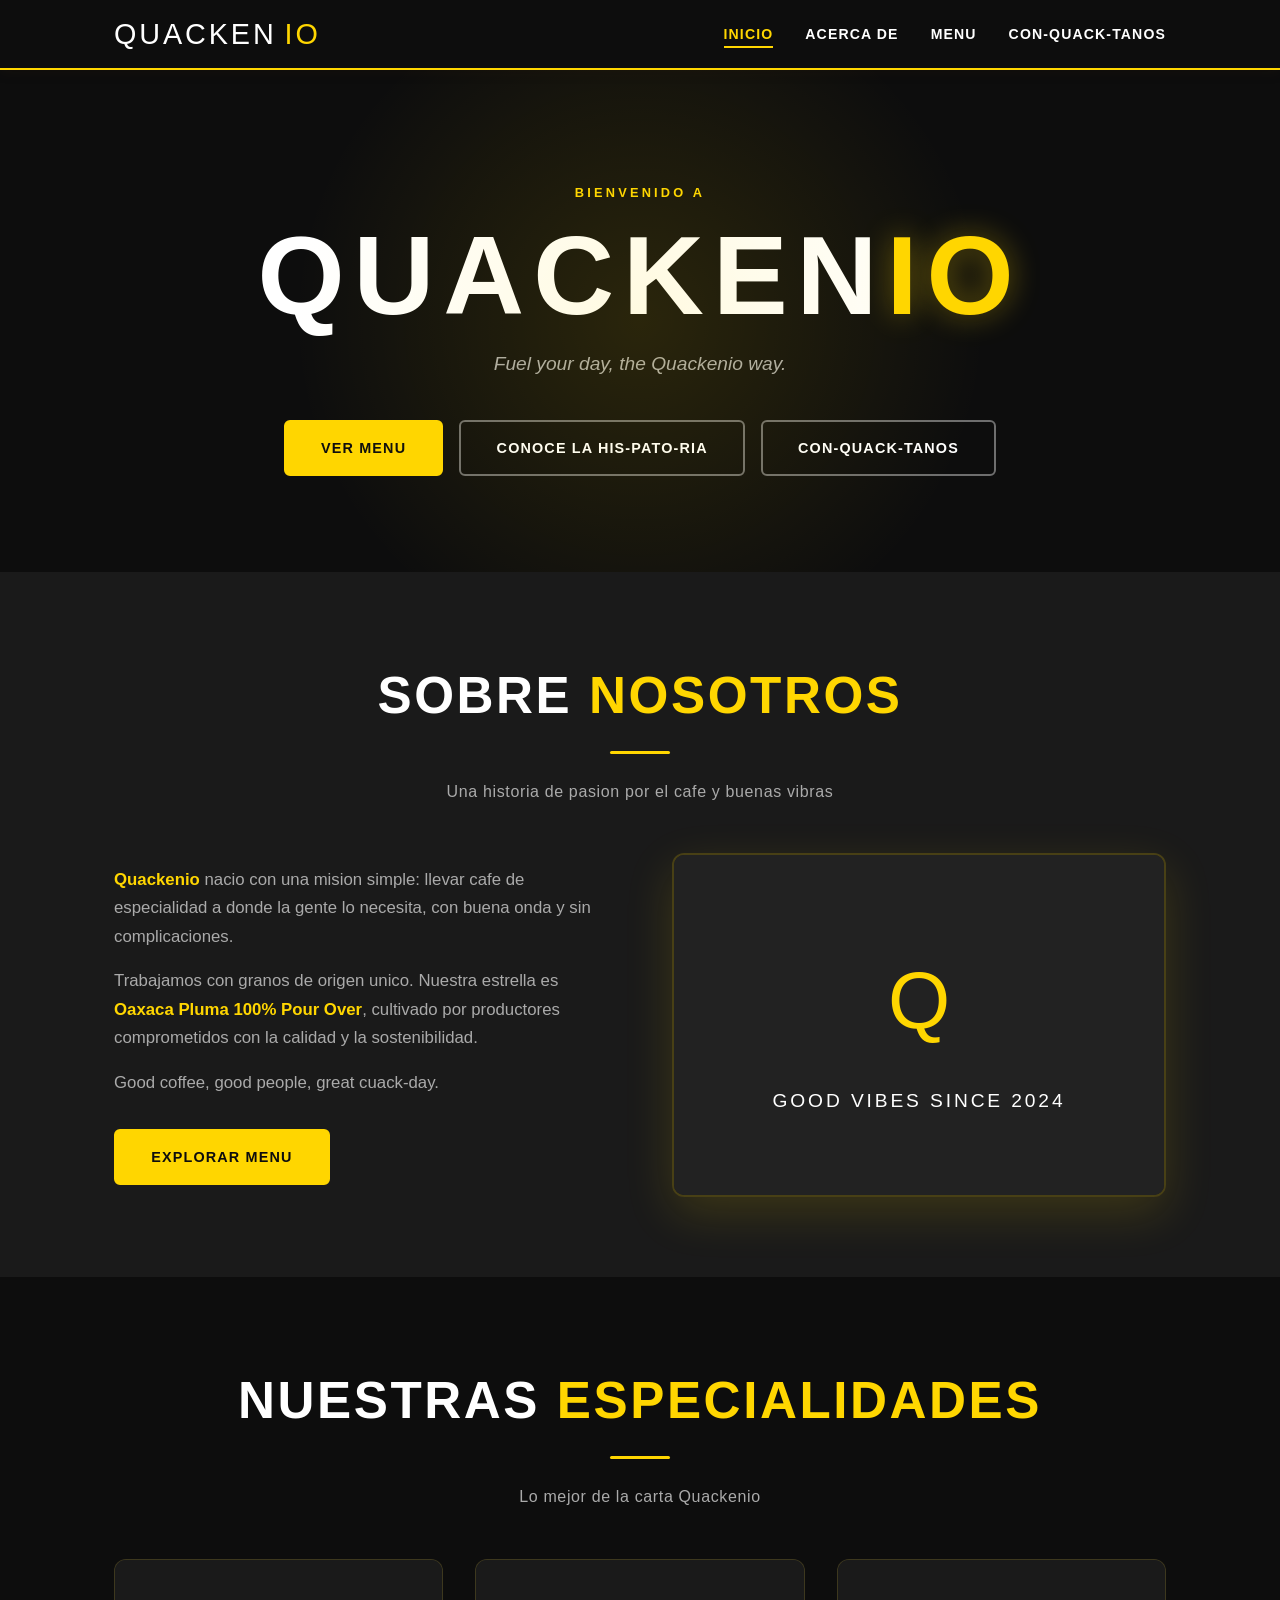
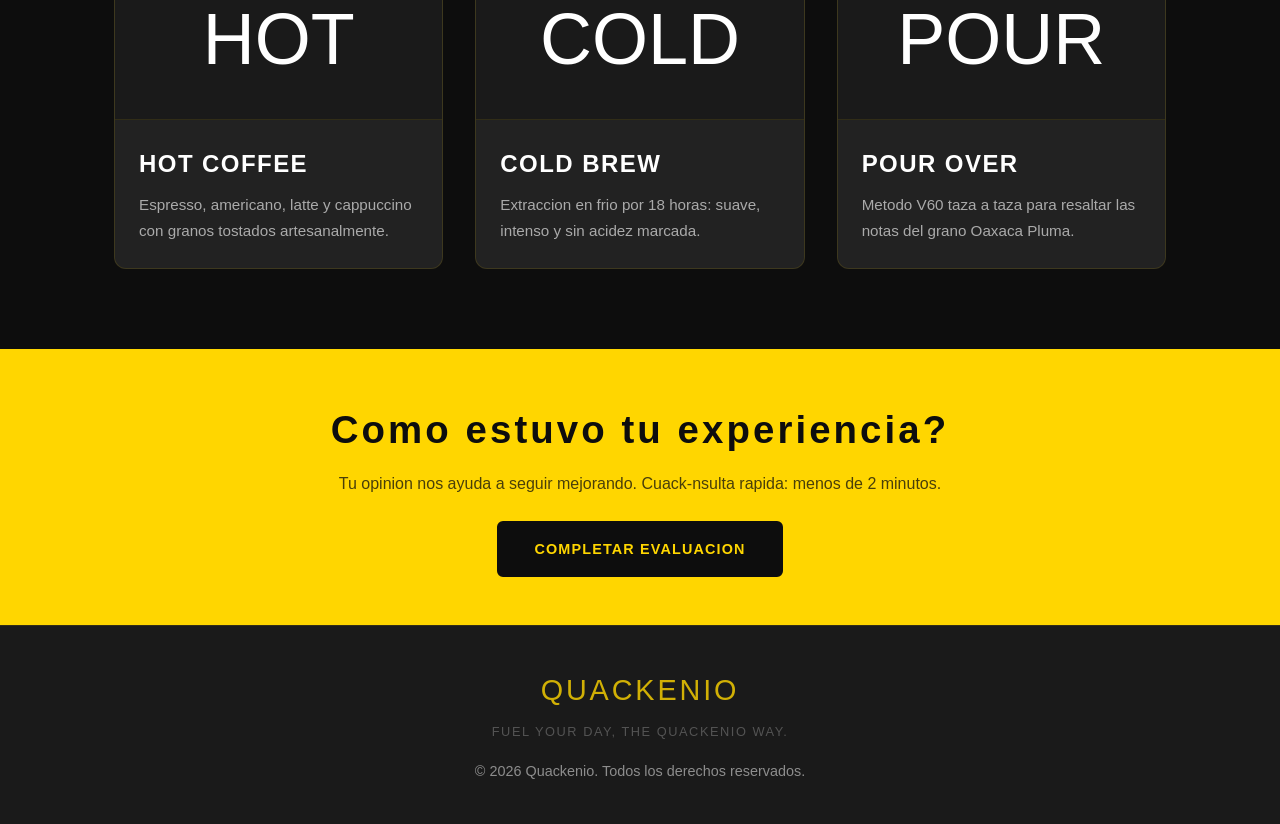
<file: index.html>
﻿<!DOCTYPE html>
<html lang="es">
<head>
  <meta charset="UTF-8" />
  <meta name="viewport" content="width=device-width, initial-scale=1.0" />
  <meta name="description" content="Quackenio - Fuel your day, the Quackenio way. Cafe de especialidad, Cold Brew y Pour Over." />
  <title>Quackenio | Inicio</title>
  <link rel="stylesheet" href="styles.css" />
  <style>
    .reveal { opacity: 0; transform: translateY(24px); transition: opacity 0.55s ease, transform 0.55s ease; }
    .reveal.revealed { opacity: 1; transform: translateY(0); }
  </style>
</head>
<body>
  <nav class="navbar" role="navigation" aria-label="Navegacion principal">
    <div class="container">
      <a href="index.html" class="navbar-brand">QUACKEN<span>IO</span></a>
      <button class="hamburger" aria-label="Abrir menu" aria-expanded="false">
        <span></span><span></span><span></span>
      </button>
      <ul class="nav-links">
        <li><a href="index.html">Inicio</a></li>
        <li><a href="about.html">Acerca de</a></li>
        <li><a href="menu.html">Menu</a></li>
        <li><a href="contact.html">Con-quack-tanos</a></li>
      </ul>
    </div>
  </nav>

  <header class="hero">
    <p class="hero-eyebrow">Bienvenido a</p>
    <h1>QUACKEN<em>IO</em></h1>
    <p class="hero-tagline">Fuel your day, the Quackenio way.</p>
    <div style="display:flex; gap:1rem; justify-content:center; flex-wrap:wrap;">
      <a href="menu.html" class="btn btn-primary">Ver Menu</a>
      <a href="about.html" class="btn btn-outline">Conoce la his-pato-ria</a>
      <a href="contact.html" class="btn btn-outline">Con-quack-tanos</a>
    </div>
  </header>

  <main>
    <section class="section about" aria-labelledby="about-title">
      <div class="container">
        <h2 class="section-title" id="about-title">SOBRE <em>NOSOTROS</em></h2>
        <span class="section-divider"></span>
        <p class="section-subtitle">Una historia de pasion por el cafe y buenas vibras</p>

        <div class="about-grid">
          <div class="about-text">
            <p>
              <strong>Quackenio</strong> nacio con una mision simple: llevar cafe de especialidad
              a donde la gente lo necesita, con buena onda y sin complicaciones.
            </p>
            <p>
              Trabajamos con granos de origen unico. Nuestra estrella es
              <strong>Oaxaca Pluma 100% Pour Over</strong>, cultivado por productores
              comprometidos con la calidad y la sostenibilidad.
            </p>
            <p>
              Good coffee, good people, great cuack-day.
            </p>
            <a href="menu.html" class="btn btn-primary" style="margin-top:1rem;">Explorar Menu</a>
          </div>

          <div class="about-image">
            <div class="about-image-placeholder">
              <span>Q</span>
              <p>GOOD VIBES SINCE 2024</p>
            </div>
          </div>
        </div>
      </div>
    </section>

    <section class="section specialties" aria-labelledby="specialties-title">
      <div class="container">
        <h2 class="section-title" id="specialties-title">NUESTRAS <em>ESPECIALIDADES</em></h2>
        <span class="section-divider"></span>
        <p class="section-subtitle">Lo mejor de la carta Quackenio</p>

        <div class="cards-grid">
          <article class="card">
            <div class="card-icon">HOT</div>
            <div class="card-body">
              <h3>HOT COFFEE</h3>
              <p>Espresso, americano, latte y cappuccino con granos tostados artesanalmente.</p>
            </div>
          </article>

          <article class="card">
            <div class="card-icon">COLD</div>
            <div class="card-body">
              <h3>COLD BREW</h3>
              <p>Extraccion en frio por 18 horas: suave, intenso y sin acidez marcada.</p>
            </div>
          </article>

          <article class="card">
            <div class="card-icon">POUR</div>
            <div class="card-body">
              <h3>POUR OVER</h3>
              <p>Metodo V60 taza a taza para resaltar las notas del grano Oaxaca Pluma.</p>
            </div>
          </article>
        </div>
      </div>
    </section>

    <section class="eval-banner" aria-label="Portal de evaluacion">
      <h2>Como estuvo tu experiencia?</h2>
      <p>Tu opinion nos ayuda a seguir mejorando. Cuack-nsulta rapida: menos de 2 minutos.</p>
      <a href="https://forms.cloud.microsoft/r/SLcjeuqy2h" target="_blank" rel="noopener noreferrer" class="btn btn-dark">
        Completar evaluacion
      </a>
    </section>
  </main>

  <footer>
    <p class="footer-brand">QUACKENIO</p>
    <p class="footer-tagline">Fuel your day, the Quackenio way.</p>
    <p>&copy; 2026 Quackenio. Todos los derechos reservados.</p>
  </footer>

  <script src="script.js"></script>
</body>
</html>
</file>
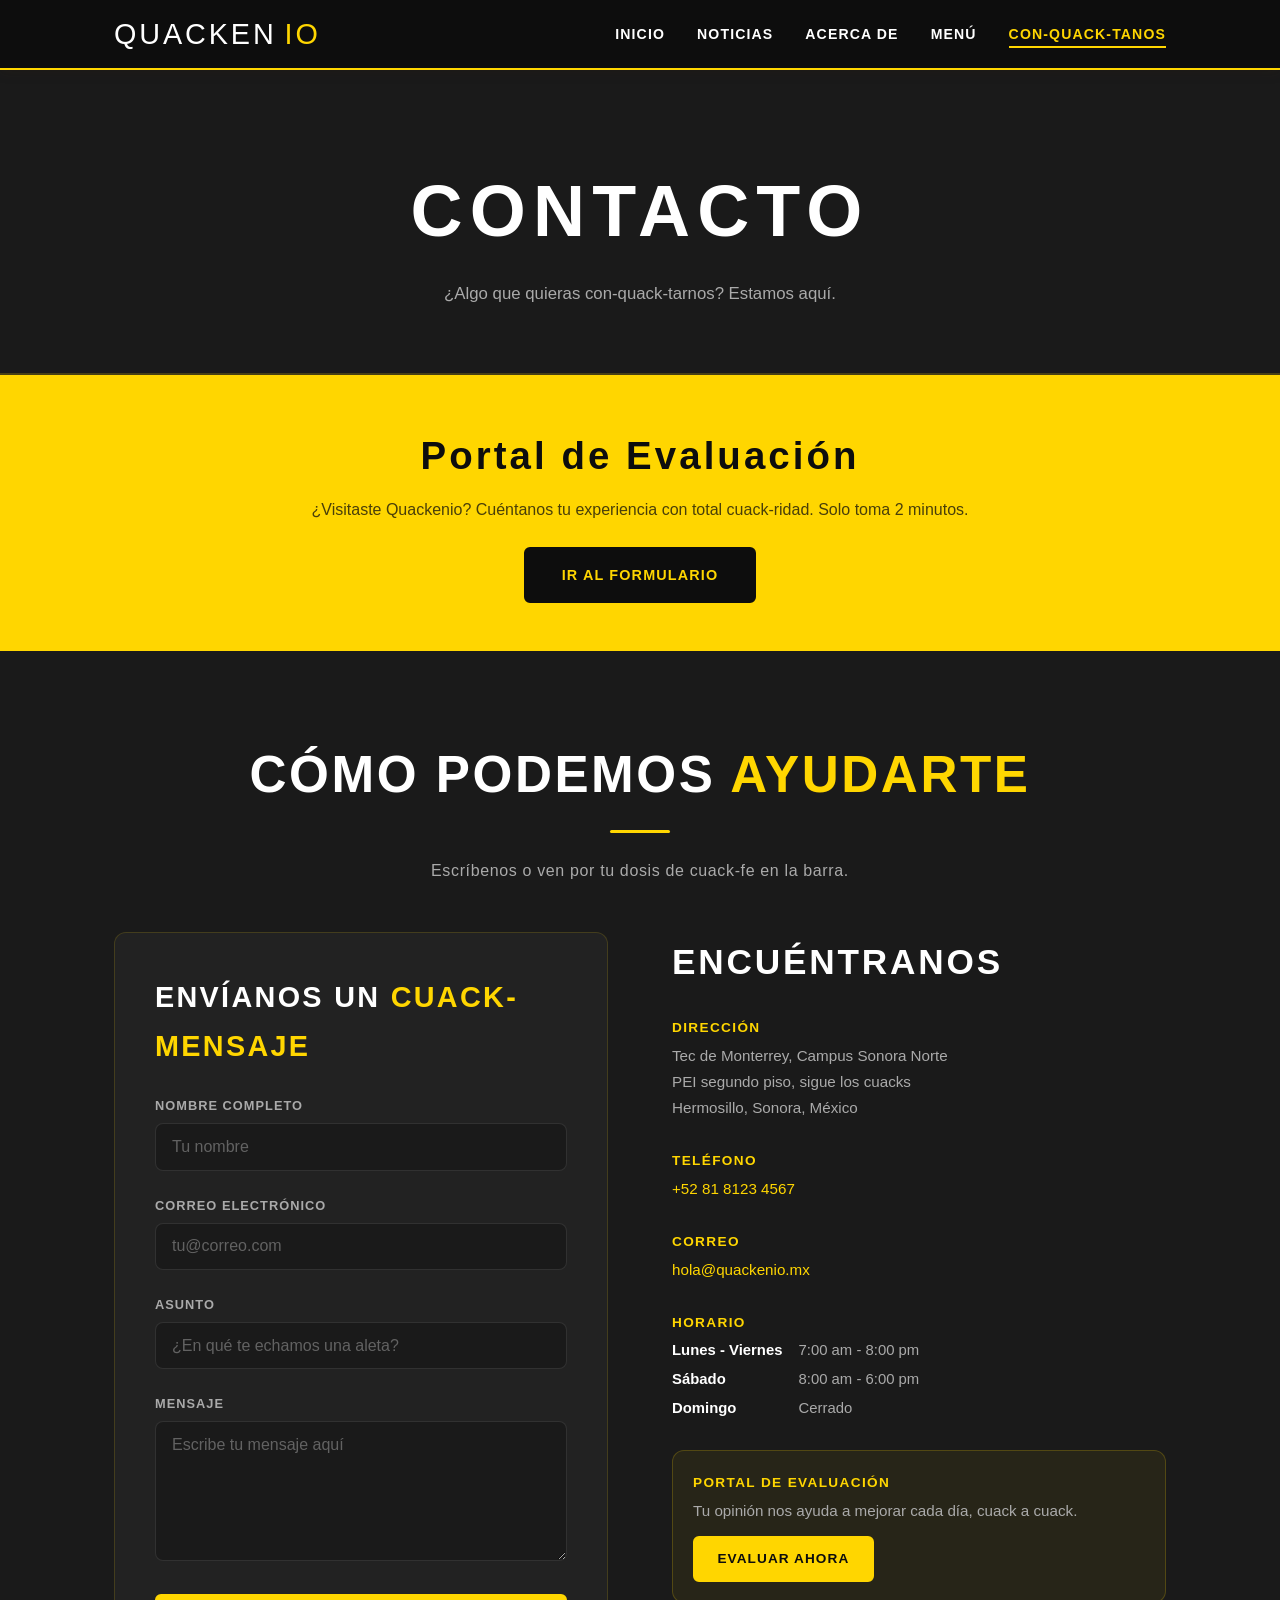
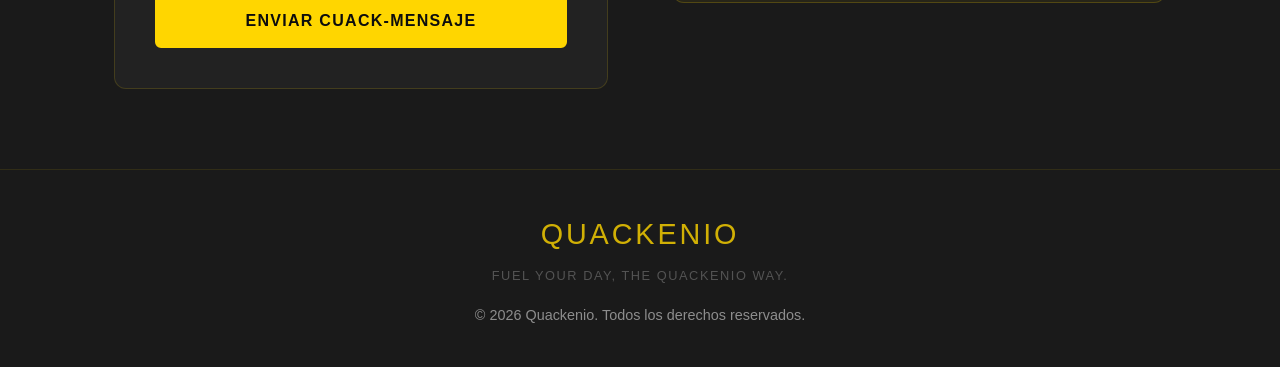
<file: contact.html>
<!DOCTYPE html>
<html lang="es">
<head>
  <meta charset="UTF-8" />
  <meta name="viewport" content="width=device-width, initial-scale=1.0" />
  <meta name="description" content="Contacta a Quackenio - formulario de contacto, dirección, horarios y portal de evaluación." />
  <title>Quackenio | Contacto</title>
  <link rel="stylesheet" href="styles.css" />
  <style>
    .reveal { opacity: 0; transform: translateY(20px); transition: opacity 0.5s ease, transform 0.5s ease; }
    .reveal.revealed { opacity: 1; transform: translateY(0); }
  </style>
</head>
<body>
  <nav class="navbar" role="navigation" aria-label="Navegación principal">
    <div class="container">
      <a href="index.html" class="navbar-brand">QUACKEN<span>IO</span></a>
      <button class="hamburger" aria-label="Abrir menú" aria-expanded="false">
        <span></span><span></span><span></span>
      </button>
      <ul class="nav-links">
        <li><a href="index.html">Inicio</a></li>
        <li><a href="news.html">Noticias</a></li>
        <li><a href="about.html">Acerca de</a></li>
        <li><a href="menu.html">Menú</a></li>
        <li><a href="contact.html">Con-quack-tanos</a></li>
      </ul>
    </div>
  </nav>

  <header class="page-hero">
    <h1>CONTACTO</h1>
    <p>¿Algo que quieras con-quack-tarnos? Estamos aquí.</p>
  </header>

  <main>
    <section class="eval-banner" aria-label="Portal de evaluación">
      <h2>Portal de Evaluación</h2>
      <p>¿Visitaste Quackenio? Cuéntanos tu experiencia con total cuack-ridad. Solo toma 2 minutos.</p>
      <a href="https://forms.cloud.microsoft/r/SLcjeuqy2h" target="_blank" rel="noopener noreferrer" class="btn btn-dark">Ir al formulario</a>
    </section>

    <section class="section" style="background: var(--dark);" aria-labelledby="contact-title">
      <div class="container">
        <h2 class="section-title" id="contact-title">CÓMO PODEMOS <em>AYUDARTE</em></h2>
        <span class="section-divider"></span>
        <p class="section-subtitle">Escríbenos o ven por tu dosis de cuack-fe en la barra.</p>

        <div class="contact-grid">
          <div class="contact-form-wrapper">
            <h2 style="font-family: var(--font-heading); color: var(--white); margin-bottom: 1.5rem; font-size: 1.8rem; letter-spacing: 0.08em;">
              ENVÍANOS UN <span style="color:var(--yellow);">CUACK-MENSAJE</span>
            </h2>

            <form id="contact-form" novalidate>
              <div class="form-group">
                <label for="name">Nombre completo</label>
                <input type="text" id="name" name="name" placeholder="Tu nombre" autocomplete="name" required />
              </div>

              <div class="form-group">
                <label for="email">Correo electrónico</label>
                <input type="email" id="email" name="email" placeholder="tu@correo.com" autocomplete="email" required />
              </div>

              <div class="form-group">
                <label for="subject">Asunto</label>
                <input type="text" id="subject" name="subject" placeholder="¿En qué te echamos una aleta?" />
              </div>

              <div class="form-group">
                <label for="message">Mensaje</label>
                <textarea id="message" name="message" placeholder="Escribe tu mensaje aquí" required></textarea>
              </div>

              <button type="submit" class="form-submit">Enviar cuack-mensaje</button>
              <div id="form-message" class="form-message" role="alert" aria-live="polite"></div>
            </form>
          </div>

          <div class="contact-info">
            <h2>ENCUÉNTRANOS</h2>

            <div class="info-block">
              <div>
                <h3>Dirección</h3>
                <p>Tec de Monterrey, Campus Sonora Norte<br />PEI segundo piso, sigue los cuacks<br />Hermosillo, Sonora, México</p>
              </div>
            </div>

            <div class="info-block">
              <div>
                <h3>Teléfono</h3>
                <p><a href="tel:+528181234567" style="color: var(--yellow); text-decoration: none;">+52 81 8123 4567</a></p>
              </div>
            </div>

            <div class="info-block">
              <div>
                <h3>Correo</h3>
                <p><a href="mailto:hola@quackenio.mx" style="color: var(--yellow); text-decoration: none;">hola@quackenio.mx</a></p>
              </div>
            </div>

            <div class="info-block">
              <div>
                <h3>Horario</h3>
                <div class="hours-grid">
                  <span class="day">Lunes - Viernes</span> <span>7:00 am - 8:00 pm</span>
                  <span class="day">Sábado</span> <span>8:00 am - 6:00 pm</span>
                  <span class="day">Domingo</span> <span>Cerrado</span>
                </div>
              </div>
            </div>

            <div class="info-block" style="background: rgba(255,214,0,0.06); border: 1px solid rgba(255,214,0,0.2); border-radius: 12px; padding: 1.25rem; margin-top: 0.5rem;">
              <div>
                <h3>Portal de Evaluación</h3>
                <p style="margin-bottom: 0.75rem;">Tu opinión nos ayuda a mejorar cada día, cuack a cuack.</p>
                <a href="https://forms.cloud.microsoft/r/SLcjeuqy2h" target="_blank" rel="noopener noreferrer" class="btn btn-primary" style="padding: 0.6rem 1.4rem; font-size: 0.85rem;">Evaluar ahora</a>
              </div>
            </div>
          </div>
        </div>
      </div>
    </section>
  </main>

  <footer>
    <p class="footer-brand">QUACKENIO</p>
    <p class="footer-tagline">Fuel your day, the Quackenio way.</p>
    <p>&copy; 2026 Quackenio. Todos los derechos reservados.</p>
  </footer>

  <script src="script.js"></script>
</body>
</html>
</file>
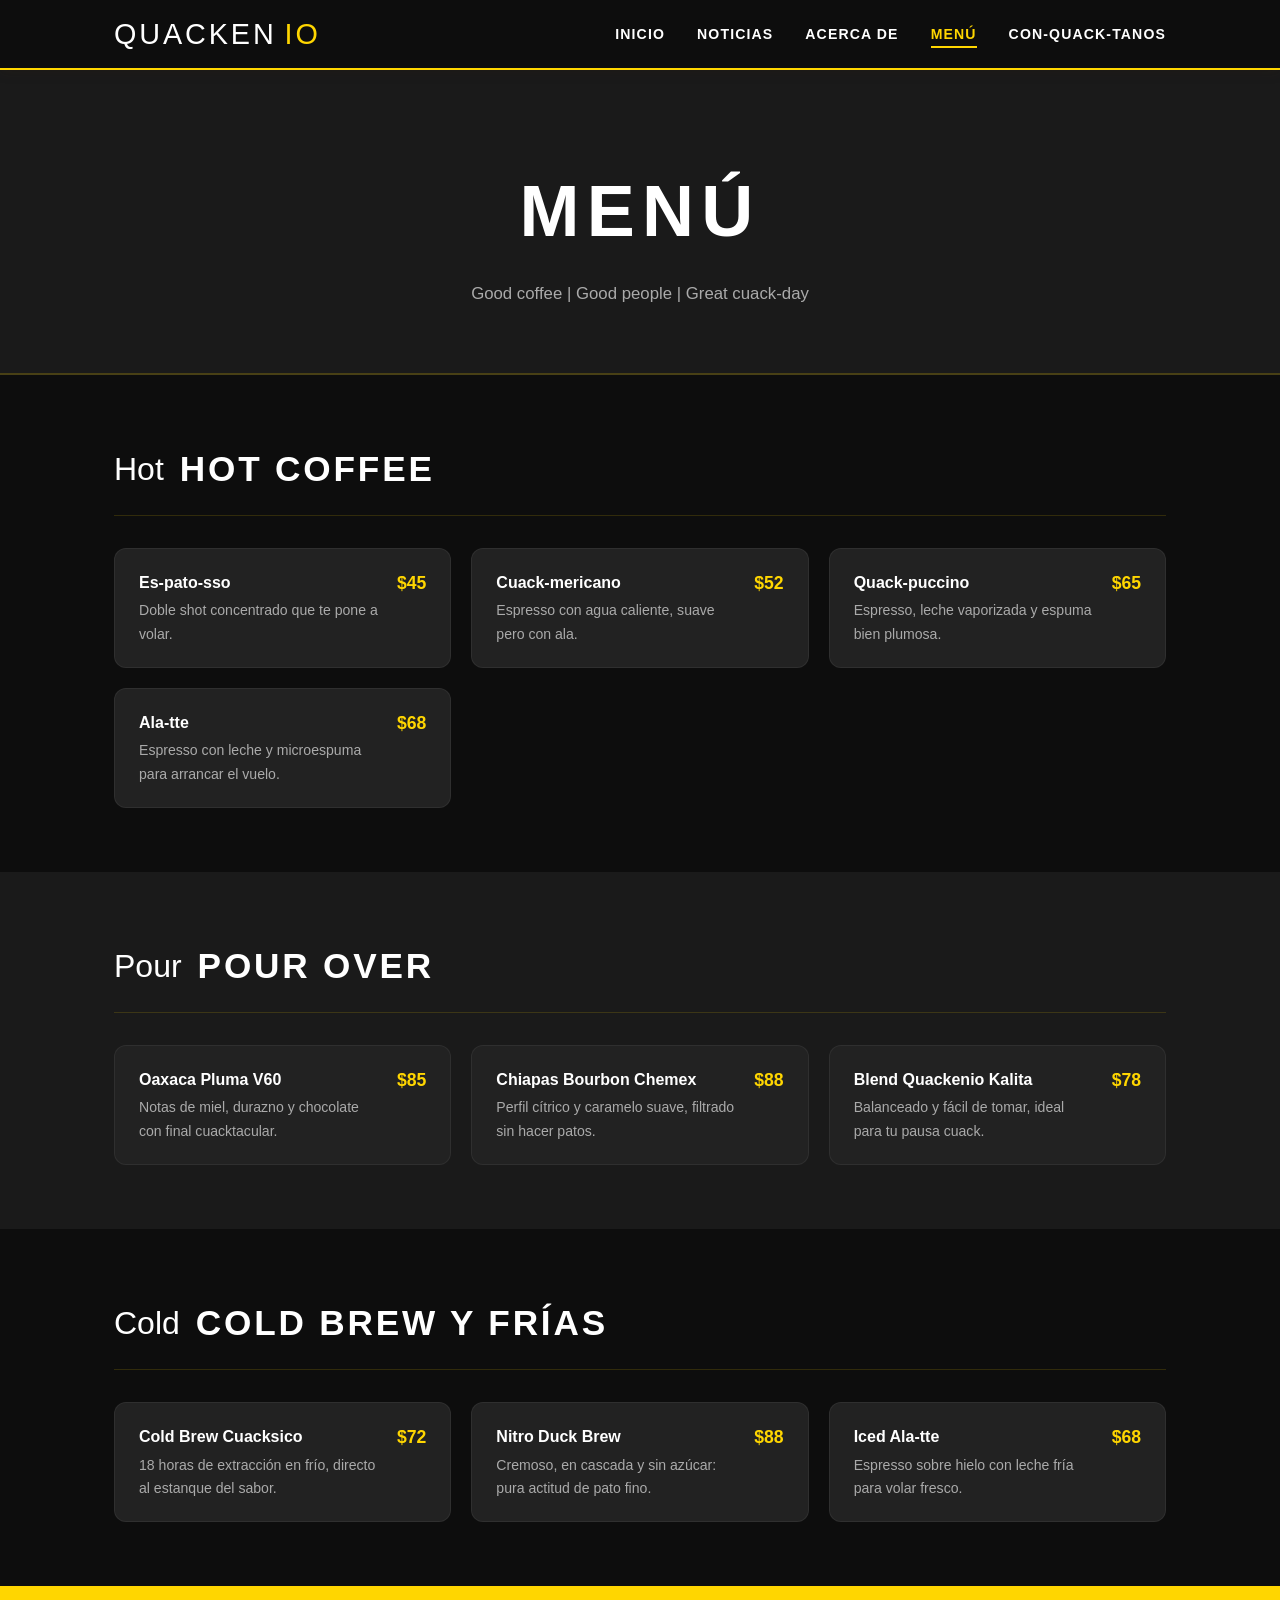
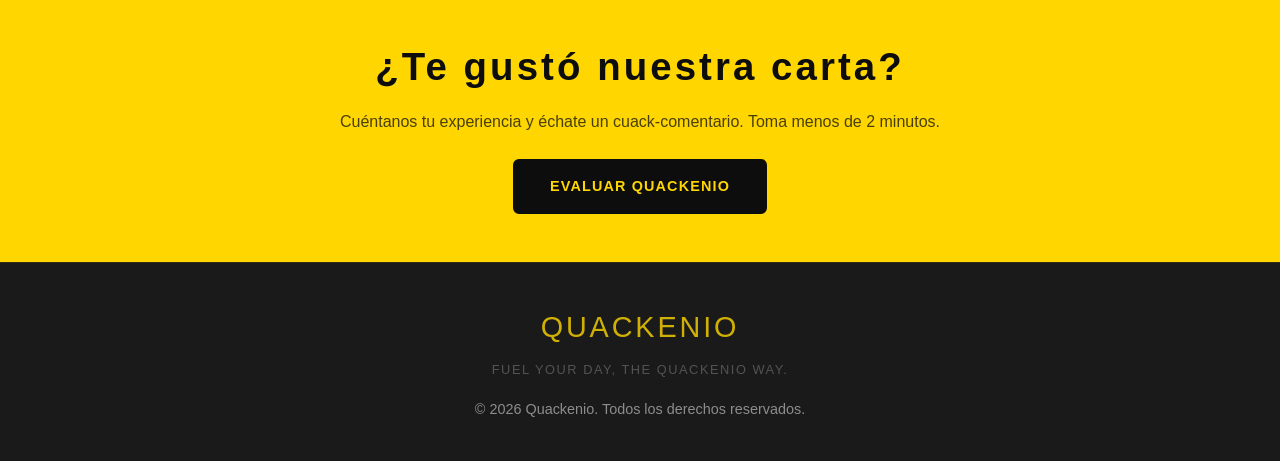
<file: menu.html>
<!DOCTYPE html>
<html lang="es">
<head>
  <meta charset="UTF-8" />
  <meta name="viewport" content="width=device-width, initial-scale=1.0" />
  <meta name="description" content="Menú Quackenio - Pour Over, Cold Brew, Hot Coffee y más." />
  <title>Quackenio | Menú</title>
  <link rel="stylesheet" href="styles.css" />
  <style>
    .reveal { opacity: 0; transform: translateY(20px); transition: opacity 0.5s ease, transform 0.5s ease; }
    .reveal.revealed { opacity: 1; transform: translateY(0); }
  </style>
</head>
<body>
  <nav class="navbar" role="navigation" aria-label="Navegación principal">
    <div class="container">
      <a href="index.html" class="navbar-brand">QUACKEN<span>IO</span></a>
      <button class="hamburger" aria-label="Abrir menú" aria-expanded="false">
        <span></span><span></span><span></span>
      </button>
      <ul class="nav-links">
        <li><a href="index.html">Inicio</a></li>
        <li><a href="news.html">Noticias</a></li>
        <li><a href="about.html">Acerca de</a></li>
        <li><a href="menu.html">Menú</a></li>
        <li><a href="contact.html">Con-quack-tanos</a></li>
      </ul>
    </div>
  </nav>

  <header class="page-hero">
    <h1>MENÚ</h1>
    <p>Good coffee | Good people | Great cuack-day</p>
  </header>

  <main>
    <section class="menu-section" aria-labelledby="hot-title">
      <div class="container">
        <div class="category-header">
          <span class="category-icon" aria-hidden="true">Hot</span>
          <h2 id="hot-title">HOT COFFEE</h2>
        </div>
        <div class="menu-grid">
          <div class="menu-item"><div class="menu-item-info"><h3>Es-pato-sso</h3><p>Doble shot concentrado que te pone a volar.</p></div><span class="menu-item-price">$45</span></div>
          <div class="menu-item"><div class="menu-item-info"><h3>Cuack-mericano</h3><p>Espresso con agua caliente, suave pero con ala.</p></div><span class="menu-item-price">$52</span></div>
          <div class="menu-item"><div class="menu-item-info"><h3>Quack-puccino</h3><p>Espresso, leche vaporizada y espuma bien plumosa.</p></div><span class="menu-item-price">$65</span></div>
          <div class="menu-item"><div class="menu-item-info"><h3>Ala-tte</h3><p>Espresso con leche y microespuma para arrancar el vuelo.</p></div><span class="menu-item-price">$68</span></div>
        </div>
      </div>
    </section>

    <section class="menu-section" aria-labelledby="pour-title">
      <div class="container">
        <div class="category-header">
          <span class="category-icon" aria-hidden="true">Pour</span>
          <h2 id="pour-title">POUR OVER</h2>
        </div>
        <div class="menu-grid">
          <div class="menu-item"><div class="menu-item-info"><h3>Oaxaca Pluma V60</h3><p>Notas de miel, durazno y chocolate con final cuacktacular.</p></div><span class="menu-item-price">$85</span></div>
          <div class="menu-item"><div class="menu-item-info"><h3>Chiapas Bourbon Chemex</h3><p>Perfil cítrico y caramelo suave, filtrado sin hacer patos.</p></div><span class="menu-item-price">$88</span></div>
          <div class="menu-item"><div class="menu-item-info"><h3>Blend Quackenio Kalita</h3><p>Balanceado y fácil de tomar, ideal para tu pausa cuack.</p></div><span class="menu-item-price">$78</span></div>
        </div>
      </div>
    </section>

    <section class="menu-section" aria-labelledby="cold-title">
      <div class="container">
        <div class="category-header">
          <span class="category-icon" aria-hidden="true">Cold</span>
          <h2 id="cold-title">COLD BREW Y FRÍAS</h2>
        </div>
        <div class="menu-grid">
          <div class="menu-item"><div class="menu-item-info"><h3>Cold Brew Cuacksico</h3><p>18 horas de extracción en frío, directo al estanque del sabor.</p></div><span class="menu-item-price">$72</span></div>
          <div class="menu-item"><div class="menu-item-info"><h3>Nitro Duck Brew</h3><p>Cremoso, en cascada y sin azúcar: pura actitud de pato fino.</p></div><span class="menu-item-price">$88</span></div>
          <div class="menu-item"><div class="menu-item-info"><h3>Iced Ala-tte</h3><p>Espresso sobre hielo con leche fría para volar fresco.</p></div><span class="menu-item-price">$68</span></div>
        </div>
      </div>
    </section>

    <section class="eval-banner" aria-label="Portal de evaluación">
      <h2>¿Te gustó nuestra carta?</h2>
      <p>Cuéntanos tu experiencia y échate un cuack-comentario. Toma menos de 2 minutos.</p>
      <a href="https://forms.cloud.microsoft/r/SLcjeuqy2h" target="_blank" rel="noopener noreferrer" class="btn btn-dark">Evaluar Quackenio</a>
    </section>
  </main>

  <footer>
    <p class="footer-brand">QUACKENIO</p>
    <p class="footer-tagline">Fuel your day, the Quackenio way.</p>
    <p>&copy; 2026 Quackenio. Todos los derechos reservados.</p>
  </footer>

  <script src="script.js"></script>
</body>
</html>
</file>
<file: styles.css>
/* ================================================
   QUACKENIO — Stylesheet
   Paleta: negro, amarillo, blanco
   "Fuel your day, the Quackenio way."
   ================================================ */

/* ---------- Reset & Variables ---------- */
*, *::before, *::after {
  box-sizing: border-box;
  margin: 0;
  padding: 0;
}

:root {
  /* ── Brand colors ── */
  --black:        #0d0d0d;
  --dark:         #1a1a1a;
  --dark-card:    #222222;
  --yellow:       #FFD600;
  --yellow-hover: #e6c200;
  --orange:       #FF8C00;
  --white:        #ffffff;
  --gray:         #aaaaaa;
  --light-bg:     #f5f5f5;

  /* ── Semantic aliases ── */
  --bg:           var(--black);
  --bg-section:   var(--dark);
  --bg-alt:       #111111;
  --text:         var(--white);
  --text-muted:   var(--gray);
  --accent:       var(--yellow);
  --shadow:       rgba(0, 0, 0, 0.45);
  --radius:       12px;
  --transition:   0.3s ease;

  --font-heading: 'Bebas Neue', 'Arial Black', sans-serif;
  --font-body:    'Inter', 'Helvetica Neue', sans-serif;
}

html {
  scroll-behavior: smooth;
}

body {
  font-family: var(--font-body);
  background-color: var(--bg);
  color: var(--text);
  line-height: 1.7;
}

/* ---------- Google Fonts import ---------- */
@import url('https://fonts.googleapis.com/css2?family=Bebas+Neue&family=Inter:wght@300;400;600;700&display=swap');

/* ---------- Utility ---------- */
.container {
  max-width: 1100px;
  margin: 0 auto;
  padding: 0 1.5rem;
}

.section {
  padding: 5rem 0;
}

.section-title {
  font-family: var(--font-heading);
  font-size: clamp(2.2rem, 5vw, 3.2rem);
  color: var(--white);
  text-align: center;
  margin-bottom: 0.5rem;
  letter-spacing: 0.05em;
}

.section-title em {
  color: var(--yellow);
  font-style: normal;
}

.section-subtitle {
  text-align: center;
  color: var(--gray);
  font-size: 1rem;
  margin-bottom: 3rem;
  letter-spacing: 0.04em;
}

.section-divider {
  display: block;
  width: 60px;
  height: 3px;
  background: var(--yellow);
  margin: 0.75rem auto 1.5rem;
  border-radius: 2px;
}

/* ---------- Navigation ---------- */
.navbar {
  position: sticky;
  top: 0;
  z-index: 1000;
  background-color: var(--black);
  border-bottom: 2px solid var(--yellow);
  box-shadow: 0 2px 20px rgba(255, 214, 0, 0.1);
}

.navbar .container {
  display: flex;
  align-items: center;
  justify-content: space-between;
  height: 68px;
}

.navbar-brand {
  font-family: var(--font-heading);
  font-size: 1.8rem;
  color: var(--white);
  text-decoration: none;
  letter-spacing: 0.1em;
  display: flex;
  align-items: center;
  gap: 0.5rem;
}

.navbar-brand .duck {
  font-size: 1.5rem;
  filter: drop-shadow(0 0 6px var(--yellow));
}

.navbar-brand span {
  color: var(--yellow);
}

.nav-links {
  list-style: none;
  display: flex;
  gap: 2rem;
}

.nav-links a {
  color: var(--white);
  text-decoration: none;
  font-size: 0.88rem;
  font-weight: 600;
  letter-spacing: 0.08em;
  text-transform: uppercase;
  padding: 0.25rem 0;
  position: relative;
  transition: color var(--transition);
  font-family: var(--font-body);
}

.nav-links a::after {
  content: '';
  position: absolute;
  bottom: -2px;
  left: 0;
  width: 0;
  height: 2px;
  background: var(--yellow);
  transition: width var(--transition);
}

.nav-links a:hover,
.nav-links a.active {
  color: var(--yellow);
}

.nav-links a:hover::after,
.nav-links a.active::after {
  width: 100%;
}

/* Hamburger */
.hamburger {
  display: none;
  flex-direction: column;
  gap: 5px;
  background: none;
  border: none;
  cursor: pointer;
  padding: 0.4rem;
}

.hamburger span {
  display: block;
  width: 26px;
  height: 2px;
  background: var(--yellow);
  border-radius: 2px;
  transition: transform var(--transition), opacity var(--transition);
}

.hamburger.open span:nth-child(1) { transform: translateY(7px) rotate(45deg); }
.hamburger.open span:nth-child(2) { opacity: 0; }
.hamburger.open span:nth-child(3) { transform: translateY(-7px) rotate(-45deg); }

/* ---------- Hero ---------- */
.hero {
  background: var(--black);
  color: var(--white);
  text-align: center;
  padding: 7rem 1.5rem 6rem;
  position: relative;
  overflow: hidden;
}

/* Radial yellow glow behind hero content */
.hero::before {
  content: '';
  position: absolute;
  top: -20%;
  left: 50%;
  transform: translateX(-50%);
  width: 700px;
  height: 700px;
  background: radial-gradient(ellipse at center, rgba(255, 214, 0, 0.12) 0%, transparent 70%);
  pointer-events: none;
}

.hero-eyebrow {
  font-size: 0.8rem;
  letter-spacing: 0.25em;
  text-transform: uppercase;
  color: var(--yellow);
  margin-bottom: 1rem;
  font-family: var(--font-body);
  font-weight: 600;
}

.hero-duck {
  font-size: 5rem;
  display: block;
  margin-bottom: 1rem;
  filter: drop-shadow(0 0 24px rgba(255, 214, 0, 0.6));
  animation: float 3s ease-in-out infinite;
}

@keyframes float {
  0%, 100% { transform: translateY(0);   }
  50%       { transform: translateY(-10px); }
}

.hero h1 {
  font-family: var(--font-heading);
  font-size: clamp(3.5rem, 10vw, 7rem);
  line-height: 1;
  margin-bottom: 1rem;
  letter-spacing: 0.08em;
}

.hero h1 em {
  color: var(--yellow);
  font-style: normal;
  text-shadow: 0 0 30px rgba(255, 214, 0, 0.4);
}

.hero-tagline {
  font-size: clamp(1rem, 2.5vw, 1.2rem);
  color: var(--gray);
  max-width: 500px;
  margin: 0 auto 2.5rem;
  font-weight: 300;
  font-style: italic;
}

.btn {
  display: inline-block;
  padding: 0.85rem 2.2rem;
  border-radius: 6px;
  font-weight: 700;
  letter-spacing: 0.08em;
  text-decoration: none;
  cursor: pointer;
  border: 2px solid transparent;
  transition: background var(--transition), color var(--transition), border-color var(--transition), transform var(--transition), box-shadow var(--transition);
  font-size: 0.9rem;
  text-transform: uppercase;
  font-family: var(--font-body);
}

.btn-primary {
  background: var(--yellow);
  color: var(--black);
  border-color: var(--yellow);
}

.btn-primary:hover {
  background: var(--yellow-hover);
  border-color: var(--yellow-hover);
  transform: translateY(-2px);
  box-shadow: 0 8px 24px rgba(255, 214, 0, 0.35);
}

.btn-outline {
  background: transparent;
  color: var(--white);
  border-color: rgba(255,255,255,0.4);
}

.btn-outline:hover {
  background: rgba(255,255,255,0.08);
  border-color: var(--white);
  transform: translateY(-2px);
}

/* ---------- About ---------- */
.about {
  background: var(--dark);
}

.about-grid {
  display: grid;
  grid-template-columns: 1fr 1fr;
  gap: 4rem;
  align-items: center;
}

.about-text p {
  color: var(--gray);
  margin-bottom: 1rem;
  font-size: 1.05rem;
}

.about-text strong {
  color: var(--yellow);
}

.about-image {
  border-radius: var(--radius);
  overflow: hidden;
  box-shadow: 0 16px 48px rgba(255,214,0,0.15);
  border: 2px solid rgba(255,214,0,0.2);
}

.about-image-placeholder {
  background: var(--dark-card);
  height: 340px;
  display: flex;
  flex-direction: column;
  align-items: center;
  justify-content: center;
  color: var(--yellow);
  font-size: 5rem;
  gap: 1rem;
}

.about-image-placeholder p {
  font-family: var(--font-heading);
  font-size: 1.2rem;
  letter-spacing: 0.15em;
  color: var(--white);
}

/* ---------- Specialty Cards ---------- */
.specialties {
  background: var(--black);
}

.cards-grid {
  display: grid;
  grid-template-columns: repeat(auto-fit, minmax(280px, 1fr));
  gap: 2rem;
}

.card {
  background: var(--dark-card);
  border-radius: var(--radius);
  border: 1px solid rgba(255, 214, 0, 0.12);
  overflow: hidden;
  transition: transform var(--transition), border-color var(--transition), box-shadow var(--transition);
}

.card:hover {
  transform: translateY(-6px);
  border-color: var(--yellow);
  box-shadow: 0 16px 40px rgba(255, 214, 0, 0.15);
}

.card-icon {
  background: var(--dark);
  height: 160px;
  display: flex;
  align-items: center;
  justify-content: center;
  font-size: 4.5rem;
  border-bottom: 1px solid rgba(255, 214, 0, 0.1);
}

.card-body {
  padding: 1.5rem;
}

.card-body h3 {
  font-family: var(--font-heading);
  font-size: 1.5rem;
  color: var(--white);
  margin-bottom: 0.5rem;
  letter-spacing: 0.06em;
}

.card-body p {
  color: var(--gray);
  font-size: 0.95rem;
}

/* ---------- Menu Page ---------- */
.page-hero {
  background: var(--dark);
  color: var(--white);
  text-align: center;
  padding: 5rem 1.5rem 4rem;
  border-bottom: 2px solid rgba(255,214,0,0.2);
}

.page-hero h1 {
  font-family: var(--font-heading);
  font-size: clamp(2.8rem, 6vw, 4.5rem);
  margin-bottom: 0.5rem;
  letter-spacing: 0.1em;
}

.page-hero p {
  color: var(--gray);
  font-size: 1.05rem;
  font-weight: 300;
}

.menu-section {
  padding: 4rem 0;
  background: var(--black);
}

.menu-section:nth-child(even) {
  background: var(--dark);
}

.category-header {
  display: flex;
  align-items: center;
  gap: 1rem;
  margin-bottom: 2rem;
  padding-bottom: 1rem;
  border-bottom: 1px solid rgba(255,214,0,0.15);
}

.category-icon {
  font-size: 2rem;
}

.category-header h2 {
  font-family: var(--font-heading);
  font-size: 2.2rem;
  color: var(--white);
  letter-spacing: 0.08em;
}

.menu-grid {
  display: grid;
  grid-template-columns: repeat(auto-fill, minmax(300px, 1fr));
  gap: 1.25rem;
}

.menu-item {
  background: var(--dark-card);
  border-radius: var(--radius);
  padding: 1.25rem 1.5rem;
  display: flex;
  justify-content: space-between;
  align-items: flex-start;
  gap: 1rem;
  border: 1px solid rgba(255,255,255,0.06);
  transition: transform var(--transition), border-color var(--transition);
}

.menu-item:hover {
  transform: translateX(4px);
  border-color: rgba(255,214,0,0.3);
}

.menu-item-info h3 {
  font-family: var(--font-body);
  font-size: 1rem;
  font-weight: 600;
  color: var(--white);
  margin-bottom: 0.2rem;
}

.menu-item-info p {
  font-size: 0.88rem;
  color: var(--gray);
}

.menu-item-price {
  font-weight: 700;
  color: var(--yellow);
  font-size: 1.1rem;
  white-space: nowrap;
}

/* ---------- Contact Page ---------- */
.contact-grid {
  display: grid;
  grid-template-columns: 1fr 1fr;
  gap: 4rem;
  align-items: start;
}

.contact-form-wrapper {
  background: var(--dark-card);
  border-radius: var(--radius);
  padding: 2.5rem;
  border: 1px solid rgba(255,214,0,0.15);
}

.form-group {
  margin-bottom: 1.5rem;
}

label {
  display: block;
  font-weight: 600;
  font-size: 0.8rem;
  color: var(--gray);
  margin-bottom: 0.4rem;
  letter-spacing: 0.08em;
  text-transform: uppercase;
  font-family: var(--font-body);
}

input[type="text"],
input[type="email"],
textarea {
  width: 100%;
  padding: 0.85rem 1rem;
  border: 1px solid rgba(255,255,255,0.1);
  border-radius: 8px;
  font-family: var(--font-body);
  font-size: 1rem;
  color: var(--white);
  background: var(--dark);
  transition: border-color var(--transition), box-shadow var(--transition);
  outline: none;
}

input[type="text"]:focus,
input[type="email"]:focus,
textarea:focus {
  border-color: var(--yellow);
  box-shadow: 0 0 0 3px rgba(255, 214, 0, 0.12);
}

input::placeholder, textarea::placeholder { color: rgba(170,170,170,0.5); }

textarea {
  resize: vertical;
  min-height: 140px;
}

.form-submit {
  width: 100%;
  padding: 1rem;
  background: var(--yellow);
  color: var(--black);
  border: 2px solid var(--yellow);
  border-radius: 6px;
  font-family: var(--font-body);
  font-size: 1rem;
  font-weight: 700;
  letter-spacing: 0.08em;
  text-transform: uppercase;
  cursor: pointer;
  transition: background var(--transition), transform var(--transition), box-shadow var(--transition);
}

.form-submit:hover {
  background: var(--yellow-hover);
  border-color: var(--yellow-hover);
  transform: translateY(-2px);
  box-shadow: 0 6px 20px rgba(255,214,0,0.3);
}

.form-message {
  margin-top: 1rem;
  padding: 0.75rem 1rem;
  border-radius: 8px;
  font-size: 0.95rem;
  display: none;
}

.form-message.success {
  background: rgba(76,175,80,0.15);
  color: #81c784;
  border: 1px solid rgba(76,175,80,0.3);
  display: block;
}

.form-message.error {
  background: rgba(244,67,54,0.12);
  color: #e57373;
  border: 1px solid rgba(244,67,54,0.3);
  display: block;
}

/* Info side */
.contact-info h2 {
  font-family: var(--font-heading);
  font-size: 2.2rem;
  color: var(--white);
  margin-bottom: 1.5rem;
  letter-spacing: 0.08em;
}

.info-block {
  display: flex;
  gap: 1rem;
  margin-bottom: 1.75rem;
  align-items: flex-start;
}

.info-icon {
  font-size: 1.6rem;
  flex-shrink: 0;
}

.info-block h3 {
  font-family: var(--font-body);
  font-size: 0.85rem;
  font-weight: 700;
  color: var(--yellow);
  margin-bottom: 0.25rem;
  text-transform: uppercase;
  letter-spacing: 0.1em;
}

.info-block p {
  color: var(--gray);
  font-size: 0.95rem;
}

.hours-grid {
  display: grid;
  grid-template-columns: auto 1fr;
  gap: 0.25rem 1rem;
  font-size: 0.93rem;
  color: var(--gray);
}

.hours-grid .day { font-weight: 700; color: var(--white); }

/* ---------- Evaluation Portal Banner ---------- */
.eval-banner {
  background: var(--yellow);
  color: var(--black);
  padding: 3rem 1.5rem;
  text-align: center;
}

.eval-banner h2 {
  font-family: var(--font-heading);
  font-size: clamp(1.6rem, 4vw, 2.4rem);
  letter-spacing: 0.08em;
  margin-bottom: 0.5rem;
}

.eval-banner p {
  font-size: 1rem;
  margin-bottom: 1.5rem;
  opacity: 0.75;
}

.btn-dark {
  background: var(--black);
  color: var(--yellow);
  border-color: var(--black);
}

.btn-dark:hover {
  background: var(--dark);
  border-color: var(--dark);
  transform: translateY(-2px);
  box-shadow: 0 6px 20px rgba(0,0,0,0.4);
}

/* ---------- Footer ---------- */
footer {
  background: var(--dark);
  color: var(--gray);
  text-align: center;
  padding: 2.5rem 1.5rem;
  border-top: 1px solid rgba(255,214,0,0.1);
}

footer p {
  font-size: 0.9rem;
  opacity: 0.8;
}

footer .footer-brand {
  font-family: var(--font-heading);
  font-size: 1.8rem;
  color: var(--yellow);
  margin-bottom: 0.4rem;
  letter-spacing: 0.1em;
}

footer .footer-tagline {
  font-size: 0.8rem;
  color: rgba(170,170,170,0.5);
  letter-spacing: 0.12em;
  text-transform: uppercase;
  margin-bottom: 1rem;
}

/* ---------- Responsive ---------- */
@media (max-width: 768px) {
  .hamburger { display: flex; }

  .nav-links {
    display: none;
    position: absolute;
    top: 68px;
    left: 0;
    right: 0;
    background: var(--black);
    border-top: 1px solid rgba(255,214,0,0.2);
    flex-direction: column;
    gap: 0;
    padding: 1rem 0;
    box-shadow: 0 8px 24px var(--shadow);
  }

  .nav-links.open { display: flex; }

  .nav-links li a {
    display: block;
    padding: 0.85rem 2rem;
    border-bottom: 1px solid rgba(255,255,255,0.05);
  }

  .nav-links a::after { display: none; }

  .about-grid,
  .contact-grid {
    grid-template-columns: 1fr;
    gap: 2rem;
  }

  .hero { padding: 5rem 1.5rem 4rem; }
}

@media (max-width: 480px) {
  .cards-grid { grid-template-columns: 1fr; }
  .menu-grid  { grid-template-columns: 1fr; }
  .contact-form-wrapper { padding: 1.5rem; }
}
</file>
